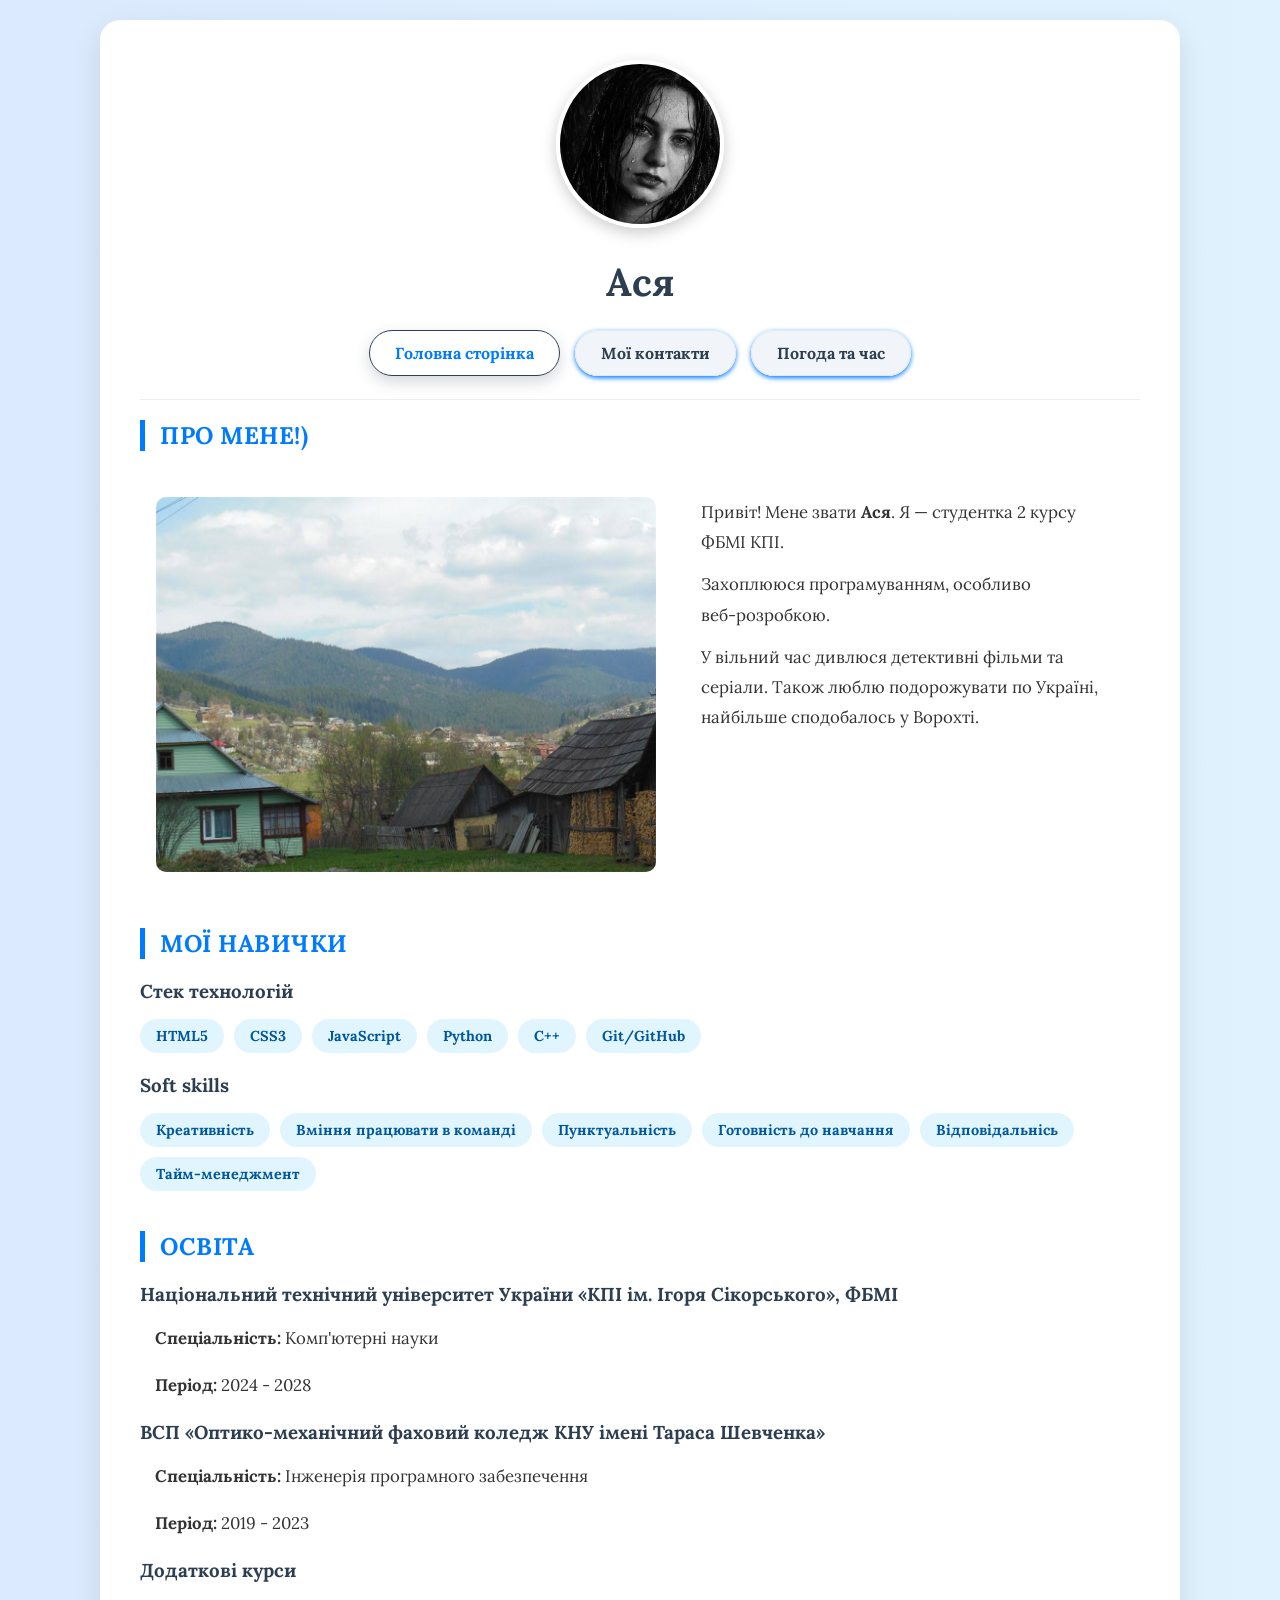
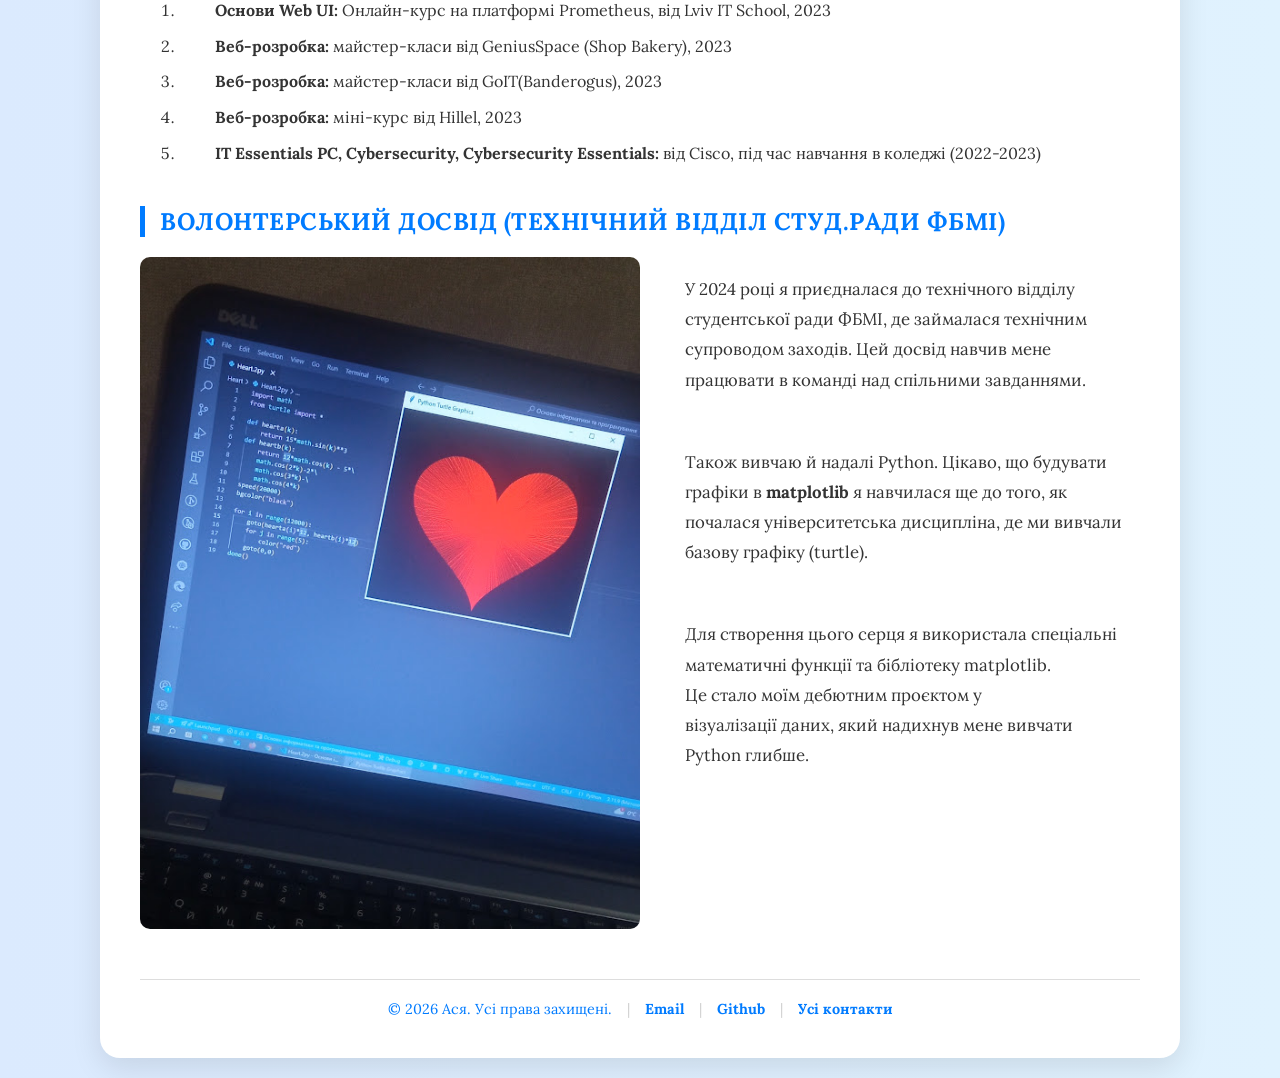
<file: index.html>
<!DOCTYPE html>
<html lang="uk">

<head>
    <meta charset="UTF-8">
    <meta name="viewport" content="width=device-width, initial-scale=1.0">
    <meta name="description" content="Головна сторінка портфоліо студента.">
    <title>Ася Махомет | Портфоліо студентки 👩‍💻</title>
    <link rel="icon"
        href="data:image/svg+xml,<svg xmlns=%22http://www.w3.org/2000/svg%22 viewBox=%220 0 100 100%22><text y=%22.9em%22 font-size=%2280%22>👩‍💻</text></svg>">
    <title></title>
    <link rel="preconnect" href="https://fonts.googleapis.com">
    <link rel="preconnect" href="https://fonts.gstatic.com" crossorigin>
    <link href="https://fonts.googleapis.com/css2?family=Lora:ital,wght@0,400..700;1,400..700&display=swap"
        rel="stylesheet">
    <link rel="stylesheet" href="https://cdnjs.cloudflare.com/ajax/libs/font-awesome/6.0.0/css/all.min.css">
    <link rel="stylesheet" href="css/styles.css" />
</head>

<body>
    <div class="container">
        <header>
            <img src="images/me.jpg" alt="Me" class="Me-logo" width="440" height="440">
            <h1 class="my-name">Ася</h1>

            <nav aria-label="Головна навігація">
                <ul class="menu-buttons">
                    <li><a href="index.html" aria-current="page">Головна сторінка</a></li>
                    <li><a href="my-contacts.html">Мої контакти</a></li>
                    <li><a href="weather-time-dashboard.html">Погода та час</a></li>
                </ul>
            </nav>
        </header>


        <main>
            <section>
                <h2>Про мене!)</h2>
                <div class="about-me-content">
                    <img src="images/Vorokhta.jpg" alt="Vorokhta" class="Vorokhta-logo" width="440" height="440">
                    <div class="about-me-text">
                        <p>Привіт! Мене звати <strong>Ася</strong>. Я — студентка 2 курсу ФБМІ КПІ.</p>
                        <p>Захоплююся програмуванням, особливо веб‑розробкою.</p>
                        <p>У вільний час дивлюся детективні фільми та серіали. Також люблю подорожувати по Україні,
                            найбільше сподобалось у
                            Ворохті.</p>
                    </div>
                </div>
            </section>

            <section>
                <h2>Мої навички</h2>
                <article>
                    <h3>Стек технологій</h3>
                    <ul>
                        <li>HTML5</li>
                        <li>CSS3</li>
                        <li>JavaScript</li>
                        <li>Python</li>
                        <li>C++</li>
                        <li>Git/GitHub</li>
                    </ul>
                </article>
                <article>
                    <h3>Soft skills</h3>
                    <ul>
                        <li>Креативність</li>
                        <li>Вміння працювати в команді</li>
                        <li>Пунктуальність</li>
                        <li>Готовність до навчання</li>
                        <li>Відповідальнісь</li>
                        <li>Тайм-менеджмент</li>
                    </ul>
                </article>
            </section>

            <section>
                <h2>Освіта</h2>
                <article>
                    <h3> Національний технічний університет України «КПІ ім. Ігоря Сікорського», ФБМІ </h3>
                    <p><strong>Спеціальність:</strong> Комп'ютерні науки</p>
                    <p><strong>Період:</strong> 2024 - 2028 </p>
                </article>

                <article>
                    <h3>ВСП «Оптико-механічний фаховий коледж КНУ імені Тараса Шевченка»</h3>
                    <p><strong>Спеціальність:</strong> Інженерія програмного забезпечення</p>
                    <p><strong>Період:</strong> 2019 - 2023 </p>
                </article>
                <article>
                    <h3>Додаткові курси</h3>
                    <ol>
                        <li><strong>Основи Web UI:</strong> Онлайн-курс на платформі Prometheus, від Lviv IT School,
                            2023
                        </li>
                        <li><strong>Веб-розробка:</strong> майстер-класи від GeniusSpace (Shop Bakery), 2023</li>
                        <li><strong>Веб-розробка:</strong> майстер-класи від GoIT(Banderogus), 2023</li>
                        <li><strong>Веб-розробка:</strong> міні-курс від Hillel, 2023</li>
                        <li><strong>IT Essentials PC, Cybersecurity, Cybersecurity Essentials: </strong> від Cisco, під
                            час
                            навчання в коледжі (2022-2023)</li>
                    </ol>
                </article>
            </section>

            <section class="volunteer">
                <h2>Волонтерський досвід (технічний відділ студ.ради ФБМІ)</h2>

                <div class="volunteer-content">
                    <img src="images/matplotlib_heart.jpg" alt="matplotlib_heart" class="mattplotlib_heart-logo"
                        width="550" height="779">
                    <div class="volunteer-text">
                        <p>
                            У 2024 році я приєдналася до технічного відділу студентської ради ФБМІ,
                            де займалася технічним супроводом заходів.
                            Цей досвід навчив мене працювати в команді над спільними завданнями.
                        </p>
                        <br>
                        <p>
                            Також вивчаю й надалі Python. Цікаво, що будувати графіки в <strong>matplotlib</strong>
                            я навчилася ще до того, як почалася університетська дисципліна,
                            де ми вивчали базову графіку (turtle).
                        </p>

                        <br>
                        <p>
                            Для створення цього серця я використала спеціальні математичні функції та бібліотеку
                            matplotlib. <br>
                            Це стало моїм дебютним проєктом у <br> візуалізації даних, який надихнув мене вивчати <bR>
                            Python глибше.
                        </p>
                    </div>
                </div>
            </section>

            <footer>
                <div class="footer-content">
                    <span>&copy; 2026 Ася. Усі права захищені.</span>
                    <span class="separator">|</span>
                    <a href="mailto:asiamakhomet@gmail.com">Email</a>
                    <span class="separator">|</span>
                    <a href="https://github.com/asia-makho" target="_blank">Github</a>
                    <span class="separator">|</span>
                    <a href="my-contacts.html">Усі контакти</a>
                </div>
            </footer>
    </div>
</body>

</html>
</file>
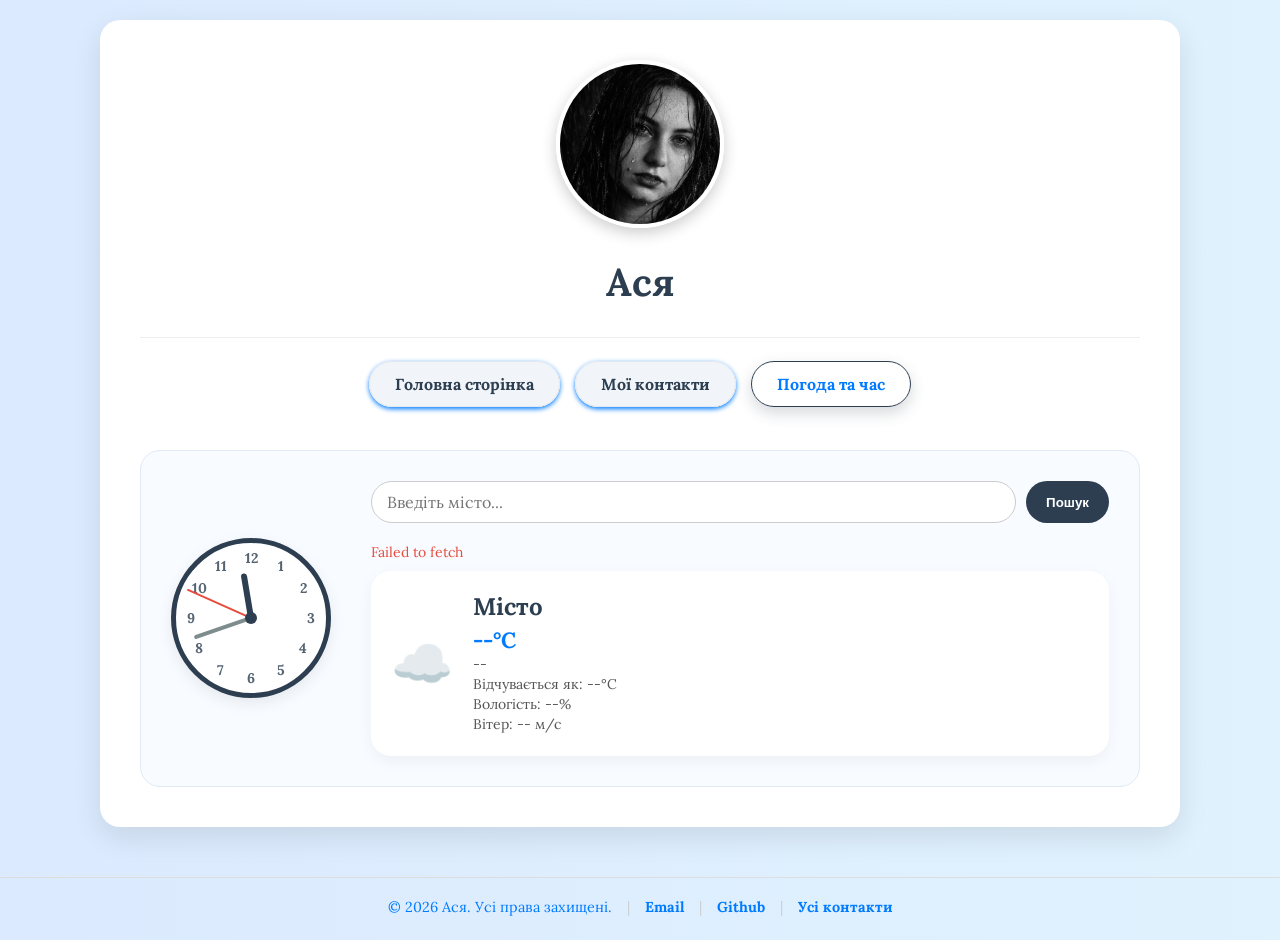
<file: weather-time-dashboard.html>
<!DOCTYPE html>
<html lang="uk">

<head>
    <meta charset="UTF-8">
    <meta name="viewport" content="width=device-width, initial-scale=1.0">
    <title>Погода та час | Ася махомет</title>

    <link rel="preconnect" href="https://fonts.googleapis.com">
    <link rel="preconnect" href="https://fonts.gstatic.com" crossorigin>
    <link href="https://fonts.googleapis.com/css2?family=Lora:ital,wght@0,400..700;1,400..700&display=swap"
        rel="stylesheet">

    <link rel="stylesheet" href="css/styles.css">

    <link rel="icon"
        href="data:image/svg+xml,<svg xmlns=%22http://www.w3.org/2000/svg%22 viewBox=%220 0 100 100%22><text y=%22.9em%22 font-size=%2290%22>🌡️</text></svg>">
</head>

<body>

    <div class="container">

        <header>
            <img src="images/me.jpg" alt="Я" class="Me-logo">
            <h1 class="my-name">Ася</h1>
        </header>

        <nav aria-label="Головна навігація">
            <ul class="menu-buttons">
                <li><a href="index.html">Головна сторінка</a></li>
                <li><a href="my-contacts.html">Мої контакти</a></li>
                <li><a href="weather-time-dashboard.html" aria-current="page">Погода та час</a></li>
            </ul>
        </nav>

        <main>
            <div class="dashboard-wrapper">

                <div class="clock-container">
                    <div class="clock">
                        <div class="num num1"><span>1</span></div>
                        <div class="num num2"><span>2</span></div>
                        <div class="num num3"><span>3</span></div>
                        <div class="num num4"><span>4</span></div>
                        <div class="num num5"><span>5</span></div>
                        <div class="num num6"><span>6</span></div>
                        <div class="num num7"><span>7</span></div>
                        <div class="num num8"><span>8</span></div>
                        <div class="num num9"><span>9</span></div>
                        <div class="num num10"><span>10</span></div>
                        <div class="num num11"><span>11</span></div>
                        <div class="num num12"><span>12</span></div>

                        <div class="hand hour-hand" id="hour-hand"></div>
                        <div class="hand min-hand" id="min-hand"></div>
                        <div class="hand second-hand" id="second-hand"></div>
                        <div class="center-dot"></div>
                    </div>
                </div>

                <div class="weather-section">
                    <div class="search-box">
                        <input type="text" id="city" placeholder="Введіть місто..." onkeypress="handleEnter(event)">
                        <button onclick="getWeather()">Пошук</button>
                    </div>

                    <div id="error-message" class="error-message"></div>
                    <div id="loading" style="display: none; color: #555; margin-bottom: 10px;">Завантаження...</div>

                    <div class="weather-card">
                        <div class="icon" id="current-icon">☁️</div>
                        <div class="info">
                            <h2 id="cityName">Місто</h2>
                            <p id="temperature">--°C</p>
                            <p id="description">--</p>
                            <p id="feels-like">Відчувається як: --°C</p>
                            <p id="humidity">Вологість: --%</p>
                            <p id="wind-speed">Вітер: -- м/с</p>
                        </div>
                    </div>
                </div>

            </div>
        </main>
    </div>

    <script src="js/clock.js"></script>
    <script src="js/weather.js"></script>
    <footer>
        <div class="footer-content">
            <span>&copy; 2026 Ася. Усі права захищені.</span>
            <span class="separator">|</span>
            <a href="mailto:asiamakhomet@gmail.com">Email</a>
            <span class="separator">|</span>
            <a href="https://github.com/asia-makho" target="_blank">Github</a>
            <span class="separator">|</span>
            <a href="my-contacts.html">Усі контакти</a>
        </div>
    </footer>
</body>

</html>
</file>
<file: css/styles.css>
/* --- Основні налаштування --- */
body {
    font-family: "Lora", serif;
    /* background: linear-gradient(180deg, #e0f7fa 0%, #ffffff 100%); */
    color: #333333;
    margin: 0;
    padding: 20px 0;
    min-height: 100vh;
    background: linear-gradient(to right, #dbeafe, #e0f2fe);
}

.container {
    max-width: 1000px;
    margin: 0 auto;
    background-color: #ffffff;
    padding: 40px;
    border-radius: 20px;
    box-shadow: 0 10px 30px rgba(0, 0, 0, 0.1);
}

/* --- Шапка --- */
header {
    text-align: center;
    margin-bottom: 20px;
    border-bottom: 1px solid #eee;
    padding-bottom: 20px;
}

.my-contacts {
    font-size: 1.2em;
    color: #007bff;
    margin-top: 10px;
    font-weight: bold;
    text-align: center;
}

.Me-logo {
    width: 160px;
    height: 160px;
    border: 4px solid #fff;
    border-radius: 50%;
    object-fit: cover;
    box-shadow: 0 5px 15px rgba(0, 0, 0, 0.2);
    margin-bottom: 15px;
}

h1.my-name {
    font-size: 2.4em;
    color: #2c3e50;
    margin: 10px 0;
}

/* --- Навігація --- */
nav {
    display: flex;
    justify-content: center;
    margin-top: 20px;
}

.menu-buttons {
    list-style: none;
    padding: 0;
    display: flex;
    gap: 15px;
    flex-wrap: wrap;
}

/* --- Скляна навігація (Liquid Glass) --- */
.menu-buttons a {
    text-decoration: none;
    color: #2c3e50;
    background-color: #f1f5f9;
    /* Ніжний світлий фон, щоб виділятися на білому */
    padding: 12px 25px;
    border-radius: 50px;
    font-weight: bold;
    border: 1px solid #e2e8f0;
    /* Ледь помітна акуратна рамочка */
    transition: all 0.3s cubic-bezier(0.175, 0.885, 0.32, 1.275);
    box-shadow: 0 2px 5px #007bff;
}

/* Ефект при наведенні мишки та для активної сторінки */
.menu-buttons a:hover,
.menu-buttons a[aria-current="page"] {
    background-color: #ffffff;
    /* Темний колір для контрасту */
    color: #007bff;
    transform: translateY(-3px);
    /* Легке підстрибування */
    box-shadow: 0 6px 15px rgba(44, 62, 80, 0.2);
    border-color: #2c3e50;
}

/* --- Контент та Заголовки (CV Style) --- */
section {
    margin-bottom: 40px;
}

/* Єдиний стиль для всіх головних заголовків (Про мене, Навички, Освіта, Волонтерство) */
h2 {
    color: #007bff;
    border-left: 5px solid #007bff;
    padding-left: 15px;
    margin-bottom: 20px;
    font-size: 1.5em;
    text-transform: uppercase;
    letter-spacing: 0.5px;
}

/* Підзаголовки (назва універу) */
h3 {
    color: #2c3e50;
    margin-bottom: 15px;
    margin-top: 20px;
    font-weight: bold;
}

/* Роки та деталі */
h4 {
    color: #666;
    margin-top: 0;
    margin-bottom: 10px;
    font-weight: normal;
    font-style: italic;
}

/* Текст по ширині */
p {
    line-height: 1.8;
    font-size: 1.05em;
    margin-bottom: 15px;
    text-align: left;
    padding-left: 15px;
}

/* --- Списки (Навички та Курси) --- */
/* Навички кнопками */
section:nth-of-type(2) ul {
    list-style: none;
    padding: 0;
    display: flex;
    flex-wrap: wrap;
    gap: 10px;
}

section:nth-of-type(2) ul li {
    background-color: #e1f5fe;
    color: #01579b;
    padding: 8px 16px;
    border-radius: 20px;
    font-weight: bold;
    font-size: 0.9em;
}

/* Звичайний список */
ol li {
    margin-bottom: 10px;
    padding-left: 35px;
    line-height: 1.6;
}

/* --- Картинки --- */
.about-me-content {
    max-width: 100%;
    margin: 30px auto;
    border-radius: 10px;
    display: flex;
    align-items: flex-start;
    gap: 30px;
    padding: 16px;
}


.about-me-text {
    flex: 1;
    max-width: 600px;
    line-height: 1.5;
    font-size: 16px;
}

.about-me-text p {
    margin: 0 0 12px 0;
    /* відступи між абзацами */
}

/* Адаптивність для мобільних */
@media (max-width: 720px) {
    .about-me-content {
        flex-direction: column;
        gap: 16px;
        padding: 12px;
    }
}

/* Робить картинку і блок тексту сусідами в одному рядку */
.volunteer-content {
    display: flex;
    align-items: flex-start;
    /* Вирівнює по верху (можна center) */
    gap: 30px;
    /* Відступ між картинкою і текстом */
}

/* Стиль для фото Ворохти (аналогічно до серця) */
.Vorokhta-logo {
    width: 500px;
    height: auto;
    object-fit: cover;
    /* Щоб фото не розтягувалось */
    border-radius: 10px;
    /* Заокруглені кути */
}

.mattplotlib_heart-logo {
    width: 500px;
    height: auto;
    object-fit: cover;
    border-radius: 10px;
}

.volunteer-text {
    flex: 1;
}


/* ---Контакти --- */
.contact-list {
    font-style: normal;
    display: flex;
    flex-direction: column;
    gap: 25px;
    margin-top: 30px;
}

/* Налаштування одного рядка контакту */
.contact-item {
    display: flex;
    /* Вирівнює все в один рядок! */
    align-items: center;
    font-size: 18px;
}

/* Налаштування іконки */
/* --- Анімація іконок контактів --- */
.contact-icon {
    width: 30px;
    font-size: 22px;
    color: #2c3e50;
    margin-right: 10px;
    transition: all 0.3s cubic-bezier(0.175, 0.885, 0.32, 1.275);
    display: inline-block;
    /* Важливо для трансформацій */
}

/* Коли наводимо мишку на весь рядок контакту, іконка реагує */
.contact-item:hover .contact-icon {
    transform: scale(1.3) translateY(-3px) rotate(8deg);
    /* Збільшується, піднімається і трохи нахиляється */
    color: #007bff;
    /* Іконка стає фірмового синього кольору */
}

/* Легка анімація для самого тексту посилання */
.contact-item a {
    text-decoration: none;
    color: #007bff;
    transition: all 0.3s ease;
}

.contact-item a:hover {
    color: #0056b3;
    transform: translateX(5px);
    /* Текст злегка від'їжджає вправо */
}

/* Налаштування слова (наприклад, Email:) */
.contact-item strong {
    margin-right: 8px;
    color: #333;
}

/* --- Футер --- */
.music-player {
    display: flex;
    flex-direction: column;
    align-items: center;
    gap: 30px;
    margin-bottom: 20px;
}

.music-caption {
    font-weight: bold;
    color: #333;
}

.music-player a {
    background-color: #333;
    color: white;
    padding: 10px 20px;
    text-decoration: none;
    border-radius: 20px;
    /* Закруглені кути */
    font-weight: bold;
    transition: background 0.3s;
    /* Плавна анімація */
}

.music-player a:hover {
    background-color: #555;
    /* Світліший фон при наведенні */
    transform: scale(1.05);
}

/* =========================================
   ДАШБОРД: ПОГОДА ТА ЧАС
   ========================================= */

.dashboard-wrapper {
    display: flex;
    flex-wrap: wrap;
    gap: 40px;
    justify-content: center;
    align-items: center;
    margin-top: 40px;
    padding: 30px;
    background: #f8fbff;
    border-radius: 20px;
    border: 1px solid #e1eaf5;
}

/* --- ГОДИННИК --- */
.clock-container {
    display: flex;
    justify-content: center;
}

.clock {
    width: 150px;
    height: 150px;
    border: 5px solid #2c3e50;
    border-radius: 50%;
    position: relative;
    background: white;
    box-shadow: 0 5px 15px rgba(0, 0, 0, 0.08);
}

.hand {
    position: absolute;
    bottom: 50%;
    left: 50%;
    transform-origin:
        bottom;
    background: #2c3e50;
    border-radius: 5px;
    transform: translateX(-50%) rotate(0deg);
}

.hour-hand {
    width: 6px;
    height: 45px;
}

.min-hand {
    width: 4px;
    height: 60px;
    background: #7f8c8d;
}

.second-hand {
    width: 2px;
    height: 70px;
    background: #e74c3c;
}

.center-dot {
    position: absolute;
    top: 50%;
    left: 50%;
    width: 12px;
    height: 12px;
    background: #2c3e50;
    border-radius: 50%;
    transform: translate(-50%, -50%);
}

/* --- ЦИФРИ ДЛЯ ГОДИННИКА --- */
.num {
    position: absolute;
    width: 100%;
    height: 100%;
    text-align: center;
    font-size: 14px;
    font-weight: bold;
    color: #2c3e50;
    /* Трохи прозорості, щоб вони не зливалися зі стрілками */
    opacity: 0.8;
}

/* Відступ цифр від краю циферблата */
.num span {
    display: inline-block;
    margin-top: 6px;
}

/* Обертаємо контейнери по колу */
.num1 {
    transform: rotate(30deg);
}

.num2 {
    transform: rotate(60deg);
}

.num3 {
    transform: rotate(90deg);
}

.num4 {
    transform: rotate(120deg);
}

.num5 {
    transform: rotate(150deg);
}

.num6 {
    transform: rotate(180deg);
}

.num7 {
    transform: rotate(210deg);
}

.num8 {
    transform: rotate(240deg);
}

.num9 {
    transform: rotate(270deg);
}

.num10 {
    transform: rotate(300deg);
}

.num11 {
    transform: rotate(330deg);
}

.num12 {
    transform: rotate(0deg);
}

/* Повертаємо самі цифри назад, щоб вони стояли вертикально */
.num1 span {
    transform: rotate(-30deg);
}

.num2 span {
    transform: rotate(-60deg);
}

.num3 span {
    transform: rotate(-90deg);
}

.num4 span {
    transform: rotate(-120deg);
}

.num5 span {
    transform: rotate(-150deg);
}

.num6 span {
    transform: rotate(-180deg);
}

.num7 span {
    transform: rotate(-210deg);
}

.num8 span {
    transform: rotate(-240deg);
}

.num9 span {
    transform: rotate(-270deg);
}

.num10 span {
    transform: rotate(-300deg);
}

.num11 span {
    transform: rotate(-330deg);
}

.num12 span {
    transform: rotate(0deg);
}

/* --- ПОГОДА --- */
.weather-section {
    flex: 1;
    min-width: 250px;
}

.search-box {
    display: flex;
    gap: 10px;
    margin-bottom: 20px;
}

.search-box input {
    flex: 1;
    padding: 10px 15px;
    border: 1px solid #ccc;
    border-radius: 25px;
    font-size: 16px;
    font-family: inherit;
    outline: none;
    margin: 0;
}

.search-box input:focus {
    border-color: #007bff;
}

.search-box button {
    background: #2c3e50;
    color: white;
    border: none;
    border-radius: 25px;
    padding: 10px 20px;
    cursor: pointer;
    transition: 0.3s;
    font-weight: bold;
    margin: 0;
}

.search-box button:hover {
    background: #007bff;
}

.weather-card {
    background: white;
    padding: 20px;
    border-radius: 20px;
    box-shadow: 0 5px 15px rgba(0, 0, 0, 0.05);
    display: flex;
    align-items: center;
    gap: 20px;
}

.weather-card .icon {
    font-size: 50px;
}

/* Захист від стилів резюме (щоб текст не ставав синім і великим) */
.weather-card .info h2#cityName {
    margin: 0 0 5px 0 !important;
    font-size: 24px !important;
    color: #2c3e50 !important;
    border: none !important;
    padding: 0 !important;
    text-transform: none !important;
    letter-spacing: normal !important;
}

.weather-card .info p {
    margin: 3px 0 !important;
    font-size: 14px !important;
    color: #555 !important;
    padding: 0 !important;
    line-height: 1.2 !important;
    text-align: left !important;
}

.weather-card .info p#temperature {
    font-size: 22px !important;
    font-weight: bold !important;
    color: #007bff !important;
}

.error-message {
    color: #e74c3c;
    margin-bottom: 10px;
    font-size: 14px;
}

footer {
    margin-top: 50px;
    padding-top: 20px;
    border-top: 1px solid #ddd;
}

.footer-content {
    display: flex;
    justify-content: center;
    align-items: center;
    gap: 15px;
    flex-wrap: wrap;
    font-size: 0.9em;
    color: #007bff;
}

.footer-content a {
    color: #007bff;
    text-decoration: none;
    font-weight: bold;
}

.separator {
    color: #ccc;
}

/* Тестуємо rebase */
</file>
